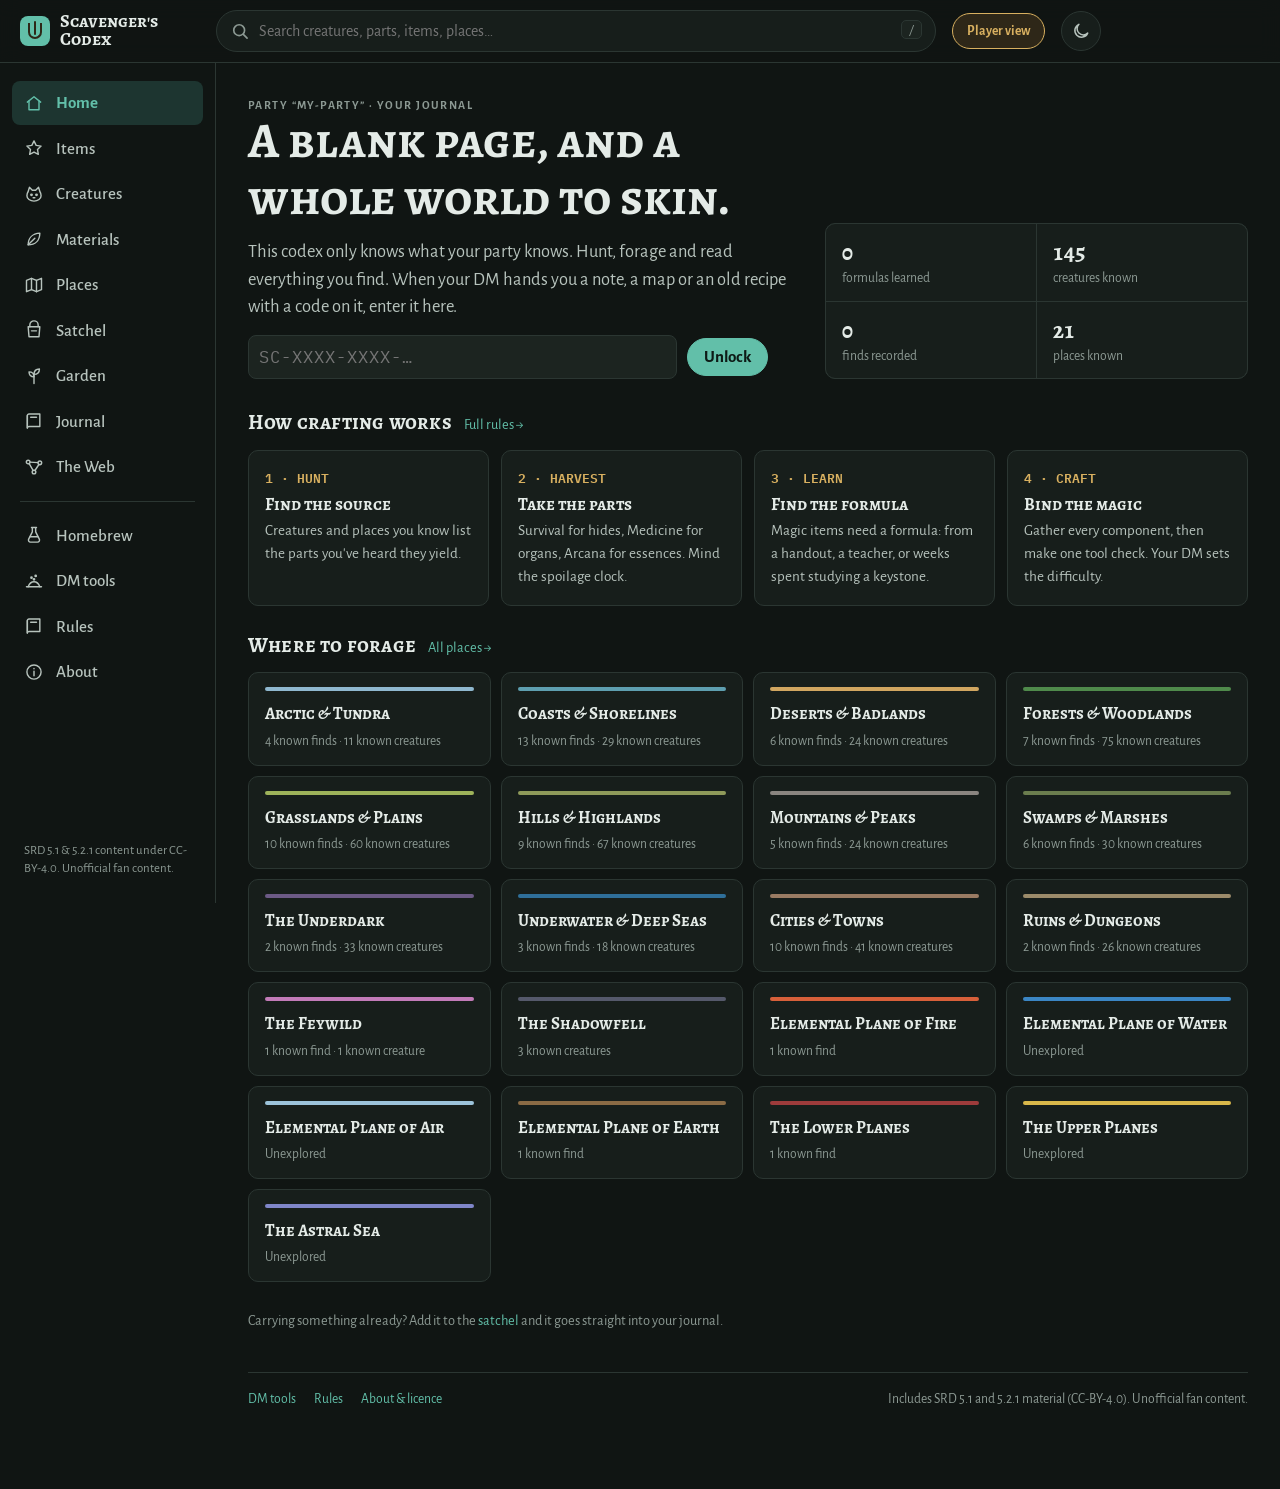
<file: index.html>
<!doctype html>
<html lang="en" data-theme="dark">
<head>
<meta charset="utf-8">
<meta name="viewport" content="width=device-width, initial-scale=1, viewport-fit=cover">
<title>The Scavenger's Codex</title>
<meta name="description" content="A D&D 5e harvesting and crafting handbook: skin, harvest and forage components, then craft magic items.">
<link rel="preconnect" href="https://fonts.googleapis.com">
<link rel="preconnect" href="https://fonts.gstatic.com" crossorigin>
<link rel="stylesheet" href="https://fonts.googleapis.com/css2?family=Alegreya+SC:wght@500;700&family=Alegreya+Sans:ital,wght@0,400;0,500;0,700;1,400&family=IBM+Plex+Mono:wght@400;500&display=swap">
<link rel="stylesheet" href="styles.css">
<link rel="icon" href="data:image/svg+xml,%3Csvg xmlns='http://www.w3.org/2000/svg' viewBox='0 0 32 32'%3E%3Crect width='32' height='32' rx='7' fill='%23245F54'/%3E%3Cpath d='M9 23 L16 7 L23 23 M12 17 H20' stroke='%23F2E2B8' stroke-width='2.6' fill='none' stroke-linecap='round' stroke-linejoin='round'/%3E%3C/svg%3E">
</head>
<body>
<!--APP-->
<div id="app">
  <header class="topbar">
    <a class="brand" href="#/" aria-label="The Scavenger's Codex — home">
      <span class="brand-mark" aria-hidden="true"></span>
      <span class="brand-name">Scavenger's Codex</span>
    </a>
    <div class="search-wrap">
      <svg class="search-ico" viewBox="0 0 24 24" aria-hidden="true"><circle cx="11" cy="11" r="6.5"/><path d="M16 16l4.5 4.5"/></svg>
      <input id="q" type="search" placeholder="Search creatures, parts, items, places…" autocomplete="off" spellcheck="false" aria-label="Search the codex">
      <kbd class="kbd-hint">/</kbd>
      <div id="suggest" class="suggest" role="listbox" hidden></div>
    </div>
    <button id="modeBtn" class="mode-btn" type="button" aria-pressed="false">DM view</button>
    <button id="themeBtn" class="icon-btn" type="button" aria-label="Toggle dark mode" title="Toggle dark mode">
      <svg viewBox="0 0 24 24" aria-hidden="true"><path d="M20 14.5A8 8 0 1 1 9.5 4a6.5 6.5 0 0 0 10.5 10.5z"/></svg>
    </button>
  </header>
  <nav class="sidenav" id="nav" aria-label="Sections"></nav>
  <main id="view" tabindex="-1"><div class="loading">Opening the codex…</div></main>
  <div id="toast" class="toast" role="status" aria-live="polite" hidden></div>
</div>
<!--/APP-->
<script src="rules.js"></script>
<script src="plates.js"></script>
<script src="qrcode.js"></script>
<script src="homebrew.js"></script>
<script src="app.js"></script>
</body>
</html>
</file>
<file: styles.css>
/* The Scavenger's Codex — field-handbook styling */
:root{
  --bg:#EEF1EE; --surface:#FFFFFF; --surface-2:#F5F7F5; --ink:#18221E; --ink-2:#44524B; --muted:#6A7771;
  --line:#D6DDD8; --line-2:#E5EAE6; --accent:#245F54; --accent-ink:#FFFFFF; --accent-soft:#DCEBE6;
  --brass:#9A7424; --brass-soft:#F4EAD2; --danger:#A4372B; --ok:#2C7A4B; --ok-soft:#DDF0E3; --warn:#9A6A10; --warn-soft:#F7ECD3;
  --t-mundane:#7D8580; --t-common:#4E5A63; --t-uncommon:#2E8540; --t-rare:#2A63C4; --t-very-rare:#8043C4; --t-legendary:#C0621A;
  --shadow:0 1px 2px rgba(20,35,30,.06),0 6px 20px rgba(20,35,30,.06);
  --radius:10px; --radius-sm:6px;
  --f-display:"Alegreya SC",Georgia,"Times New Roman",serif;
  --f-body:"Alegreya Sans",system-ui,-apple-system,"Segoe UI",Roboto,sans-serif;
  --f-mono:"IBM Plex Mono",ui-monospace,SFMono-Regular,Menlo,Consolas,monospace;
  --nav-w:216px; --top-h:60px;
  color-scheme:light;
}
@media (prefers-color-scheme:dark){
  :root:not([data-theme="light"]){
    --bg:#101513; --surface:#171E1B; --surface-2:#1C2420; --ink:#E4EBE7; --ink-2:#B7C3BD; --muted:#8C9993;
    --line:#2B3632; --line-2:#232D29; --accent:#62BFA9; --accent-ink:#0D1A16; --accent-soft:#1D3530;
    --brass:#D8B060; --brass-soft:#2E2718; --danger:#E0786B; --ok:#6CCB8E; --ok-soft:#18301F; --warn:#E3B45A; --warn-soft:#30280F;
    --t-mundane:#8E9892; --t-common:#A3AFB8; --t-uncommon:#5CC46E; --t-rare:#6A9CF0; --t-very-rare:#B386F0; --t-legendary:#F09A52;
    --shadow:0 1px 2px rgba(0,0,0,.3),0 8px 24px rgba(0,0,0,.25);
    color-scheme:dark;
  }
}
:root[data-theme="dark"]{
  --bg:#101513; --surface:#171E1B; --surface-2:#1C2420; --ink:#E4EBE7; --ink-2:#B7C3BD; --muted:#8C9993;
  --line:#2B3632; --line-2:#232D29; --accent:#62BFA9; --accent-ink:#0D1A16; --accent-soft:#1D3530;
  --brass:#D8B060; --brass-soft:#2E2718; --danger:#E0786B; --ok:#6CCB8E; --ok-soft:#18301F; --warn:#E3B45A; --warn-soft:#30280F;
  --t-mundane:#8E9892; --t-common:#A3AFB8; --t-uncommon:#5CC46E; --t-rare:#6A9CF0; --t-very-rare:#B386F0; --t-legendary:#F09A52;
  --shadow:0 1px 2px rgba(0,0,0,.3),0 8px 24px rgba(0,0,0,.25);
  color-scheme:dark;
}
*{box-sizing:border-box}
html,body{height:100%}
body{margin:0;background:var(--bg);color:var(--ink);font:17px/1.5 var(--f-body);-webkit-font-smoothing:antialiased}
a{color:var(--accent);text-decoration:none}
a:hover{text-decoration:underline;text-underline-offset:2px}
:focus-visible{outline:2px solid var(--accent);outline-offset:2px;border-radius:4px}
h1,h2,h3{font-family:var(--f-display);font-weight:700;line-height:1.15;text-wrap:balance;margin:0}
h1{font-size:clamp(1.7rem,1.2rem + 2vw,2.35rem)}
h2{font-size:1.3rem;letter-spacing:.01em}
h3{font-size:1.08rem}
p{margin:0}
button,input,select,textarea{font:inherit;color:inherit}
svg{flex:none}
.mono{font-family:var(--f-mono);font-size:.86em;font-variant-numeric:tabular-nums}
.muted{color:var(--muted)}
.small{font-size:.9rem}
.nowrap{white-space:nowrap}

/* ---------- shell ---------- */
#app{display:grid;grid-template-columns:var(--nav-w) minmax(0,1fr);grid-template-rows:auto 1fr;min-height:100%}
.topbar{grid-column:1/-1;position:sticky;top:env(safe-area-inset-top,0px);z-index:30;display:flex;align-items:center;gap:16px;
  padding:10px 20px;background:color-mix(in srgb,var(--bg) 88%,transparent);backdrop-filter:blur(10px);border-bottom:1px solid var(--line)}
.brand{display:flex;align-items:center;gap:10px;color:var(--ink);width:calc(var(--nav-w) - 36px);flex:none}
.brand:hover{text-decoration:none}
.brand-mark{width:30px;height:30px;border-radius:8px;background:var(--accent);position:relative;flex:none}
.brand-mark::after{content:"";position:absolute;inset:7px 8px;border:2.4px solid var(--brass-soft);border-top:none;border-radius:0 0 12px 12px}
.brand-mark::before{content:"";position:absolute;left:14px;top:5px;width:2.4px;height:14px;background:var(--brass-soft);border-radius:2px}
.brand-name{font-family:var(--f-display);font-weight:700;font-size:1.12rem;line-height:1}
.search-wrap{position:relative;flex:1;max-width:720px}
.search-wrap input{width:100%;height:42px;border:1px solid var(--line);background:var(--surface);border-radius:999px;padding:0 44px 0 42px;outline:none;font-size:1rem}
.search-wrap input:focus{border-color:var(--accent);box-shadow:0 0 0 3px var(--accent-soft)}
.search-ico{position:absolute;left:14px;top:11px;width:20px;height:20px;fill:none;stroke:var(--muted);stroke-width:2;stroke-linecap:round}
.kbd-hint{position:absolute;right:14px;top:10px;font:12px var(--f-mono);border:1px solid var(--line);border-radius:5px;padding:1px 6px;color:var(--muted);background:var(--surface-2)}
.search-wrap input:focus ~ .kbd-hint{display:none}
.icon-btn{width:40px;height:40px;border-radius:999px;border:1px solid var(--line);background:var(--surface);display:grid;place-items:center;cursor:pointer;flex:none}
.icon-btn svg{width:20px;height:20px;fill:none;stroke:var(--ink-2);stroke-width:1.8;stroke-linejoin:round}
.suggest{position:absolute;left:0;right:0;top:48px;background:var(--surface);border:1px solid var(--line);border-radius:14px;box-shadow:var(--shadow);overflow:hidden;max-height:70vh;overflow-y:auto}
.sug{display:flex;align-items:center;gap:10px;padding:8px 14px;color:var(--ink);cursor:pointer}
.sug:hover,.sug.on{background:var(--accent-soft);text-decoration:none}
.sug .kind{margin-left:auto;font-size:.78rem;color:var(--muted);text-transform:uppercase;letter-spacing:.06em}
.sug-foot{padding:8px 14px;border-top:1px solid var(--line-2);font-size:.88rem;color:var(--muted)}

.sidenav{position:sticky;top:calc(var(--top-h) + env(safe-area-inset-top,0px));align-self:start;height:calc(100vh - var(--top-h));height:calc(100dvh - var(--top-h));padding:18px 12px;display:flex;flex-direction:column;gap:2px;border-right:1px solid var(--line);overflow-y:auto;overscroll-behavior:contain;scrollbar-width:thin}
/* short screens: the menu scrolls on its own, so the last links and the homebrew list stay reachable */
.sidenav > *{flex-shrink:0}
.navlink{display:flex;align-items:center;gap:12px;padding:9px 12px;border-radius:8px;color:var(--ink-2);font-weight:500}
.navlink svg{width:20px;height:20px;fill:none;stroke:currentColor;stroke-width:1.7;stroke-linecap:round;stroke-linejoin:round}
.navlink:hover{background:var(--surface);text-decoration:none;color:var(--ink)}
.navlink.on{background:var(--accent-soft);color:var(--accent);font-weight:700}
.navlink .badge{margin-left:auto}
.nav-sep{height:1px;background:var(--line);margin:10px 8px}
.nav-foot{margin-top:auto;font-size:.8rem;color:var(--muted);padding:8px 12px;line-height:1.35}

main{min-width:0;padding:28px 32px 80px;outline:none}
.page{max-width:1080px;margin:0 auto;display:flex;flex-direction:column;gap:28px}
.loading{padding:60px;text-align:center;color:var(--muted)}

/* ---------- common bits ---------- */
.badge{display:inline-flex;align-items:center;justify-content:center;min-width:22px;height:22px;padding:0 7px;border-radius:999px;background:var(--accent);color:var(--accent-ink);font:600 12px var(--f-mono)}
.pill{display:inline-flex;align-items:center;gap:6px;height:24px;padding:0 10px;border-radius:999px;font-size:.8rem;font-weight:700;letter-spacing:.02em;border:1px solid currentColor;white-space:nowrap}
.pill::before{content:"";width:7px;height:7px;border-radius:50%;background:currentColor}
.pill svg{width:13px;height:13px;fill:none;stroke:currentColor;stroke-width:2;stroke-linecap:round;stroke-linejoin:round}
.pill:has(svg)::before{display:none}
.t-mundane{color:var(--t-mundane)} .t-common{color:var(--t-common)} .t-uncommon{color:var(--t-uncommon)}
.t-rare{color:var(--t-rare)} .t-very-rare{color:var(--t-very-rare)} .t-legendary{color:var(--t-legendary)}
.chip{display:inline-flex;align-items:center;gap:6px;height:28px;padding:0 11px;border-radius:999px;background:var(--surface);border:1px solid var(--line);color:var(--ink-2);font-size:.88rem;cursor:pointer;white-space:nowrap}
a.chip:hover{text-decoration:none;border-color:var(--accent);color:var(--accent)}
.chip.on{background:var(--accent);border-color:var(--accent);color:var(--accent-ink)}
.chips{display:flex;flex-wrap:wrap;gap:6px}
.btn{display:inline-flex;align-items:center;gap:8px;height:38px;padding:0 16px;border-radius:999px;border:1px solid var(--line);background:var(--surface);color:var(--ink);font-weight:600;cursor:pointer;white-space:nowrap}
.btn:hover{border-color:var(--accent);color:var(--accent);text-decoration:none}
.btn.primary{background:var(--accent);border-color:var(--accent);color:var(--accent-ink)}
.btn.primary:hover{filter:brightness(1.08);color:var(--accent-ink)}
.btn.sm{height:30px;padding:0 12px;font-size:.88rem}
.btn svg{width:16px;height:16px;fill:none;stroke:currentColor;stroke-width:2;stroke-linecap:round;stroke-linejoin:round}
.btn:disabled{opacity:.5;cursor:not-allowed}
.eyebrow{font:600 .74rem var(--f-body);letter-spacing:.12em;text-transform:uppercase;color:var(--muted)}
.section{display:flex;flex-direction:column;gap:14px}
.section-head{display:flex;align-items:baseline;gap:12px;flex-wrap:wrap}
.section-head .count{font:500 .85rem var(--f-mono);color:var(--muted)}
.card{background:var(--surface);border:1px solid var(--line);border-radius:var(--radius)}
.empty{padding:22px;border:1px dashed var(--line);border-radius:var(--radius);color:var(--muted);text-align:center}

/* icons */
.ico{width:34px;height:34px;border-radius:8px;display:grid;place-items:center;background:var(--surface-2);border:1px solid var(--line-2);flex:none}
.ico svg{width:20px;height:20px;fill:none;stroke:currentColor;stroke-width:1.6;stroke-linecap:round;stroke-linejoin:round}
.ico.lg{width:64px;height:64px;border-radius:14px}
.ico.lg svg{width:36px;height:36px;stroke-width:1.4}

/* ---------- lists ---------- */
.list{display:grid;grid-template-columns:repeat(auto-fill,minmax(300px,1fr));gap:8px}
.row{display:flex;align-items:center;gap:12px;padding:10px 12px;background:var(--surface);border:1px solid var(--line);border-radius:var(--radius);color:var(--ink);min-width:0}
.row:hover{border-color:var(--accent);text-decoration:none}
.row .txt{min-width:0;flex:1;display:flex;flex-direction:column}
.row .name{font-weight:700;line-height:1.2;overflow:hidden;text-overflow:ellipsis}
.row .sub{font-size:.84rem;color:var(--muted);white-space:nowrap;overflow:hidden;text-overflow:ellipsis}
.row .right{display:flex;flex-direction:column;align-items:flex-end;gap:4px;flex:none}
.row .add{width:30px;height:30px;border-radius:999px;border:1px solid var(--line);background:var(--surface-2);display:grid;place-items:center;cursor:pointer;color:var(--ink-2)}
.row .add:hover{border-color:var(--accent);color:var(--accent)}
.row .add svg{width:14px;height:14px;fill:none;stroke:currentColor;stroke-width:2.2;stroke-linecap:round}
.more{align-self:center}

/* ---------- filters ---------- */
.filters{display:flex;flex-direction:column;gap:10px;padding:14px;background:var(--surface);border:1px solid var(--line);border-radius:var(--radius)}
.frow{display:flex;gap:10px;align-items:center;flex-wrap:wrap}
.frow > label{font-size:.78rem;font-weight:700;text-transform:uppercase;letter-spacing:.08em;color:var(--muted);min-width:78px}
.select,.textin{height:34px;border:1px solid var(--line);background:var(--surface-2);border-radius:8px;padding:0 10px;max-width:100%}
.textin{min-width:0;flex:1}
.filter-toggle{display:none}

/* ---------- detail header ---------- */
.dhead{display:flex;gap:18px;align-items:flex-start}
.dhead .meta{display:flex;flex-direction:column;gap:8px;min-width:0;flex:1}
.dhead .line{display:flex;flex-wrap:wrap;gap:8px;align-items:center;color:var(--muted);font-size:.92rem}
.dhead .actions{display:flex;gap:8px;flex-wrap:wrap}
.crumbs{font-size:.88rem;color:var(--muted);display:flex;gap:6px;flex-wrap:wrap}
.crumbs a{color:var(--muted)}
.lede{font-size:1.1rem;color:var(--ink-2);max-width:68ch}
.effect{font-size:1.06rem;max-width:70ch;padding:14px 18px;border-left:3px solid var(--brass);background:var(--brass-soft);border-radius:0 var(--radius-sm) var(--radius-sm) 0}
.facts{display:grid;grid-template-columns:repeat(auto-fit,minmax(140px,1fr));gap:0;background:var(--surface);border:1px solid var(--line);border-radius:var(--radius);overflow:hidden}
.fact{background:var(--surface);box-shadow:0 0 0 .5px var(--line);padding:10px 14px;display:flex;flex-direction:column;gap:2px}
.fact .k{font-size:.72rem;font-weight:700;letter-spacing:.1em;text-transform:uppercase;color:var(--muted)}
.fact .v{font-weight:600}

/* ---------- recipe card ---------- */
.recipe{background:var(--surface);border:1px solid var(--line);border-radius:14px;padding:18px;display:flex;flex-direction:column;gap:16px}
.recipe-top{display:flex;align-items:center;gap:12px;flex-wrap:wrap}
.recipe-top .have{margin-left:auto}
.bench{display:grid;grid-template-columns:minmax(0,1fr) auto 150px;gap:18px;align-items:center}
.slots{display:flex;flex-direction:column;gap:12px}
.role-grp{display:flex;flex-direction:column;gap:6px}
.role-lbl{font-size:.72rem;font-weight:700;letter-spacing:.12em;text-transform:uppercase;color:var(--muted);display:flex;gap:8px;align-items:center}
.role-lbl.keystone{color:var(--brass)}
.role-tiles{display:flex;flex-wrap:wrap;gap:8px}
.tile{position:relative;display:flex;align-items:center;gap:10px;padding:8px 12px 8px 8px;border-radius:10px;background:var(--surface-2);border:1.5px solid var(--line);min-width:0;max-width:100%;color:var(--ink)}
a.tile:hover{border-color:var(--accent);text-decoration:none}
.tile.key{border-color:var(--brass);background:var(--brass-soft)}
.tile .q{font:600 .82rem var(--f-mono);color:var(--muted)}
.tile .tn{font-weight:600;line-height:1.2}
.tile .ts{font-size:.78rem;color:var(--muted)}
.tile .tx{display:flex;flex-direction:column;min-width:0}
.tile.has::after{content:"";position:absolute;top:-7px;right:-7px;width:18px;height:18px;border-radius:50%;background:var(--ok) url("data:image/svg+xml,%3Csvg xmlns='http://www.w3.org/2000/svg' viewBox='0 0 16 16'%3E%3Cpath d='M4 8.5l2.5 2.5L12 5.5' stroke='white' stroke-width='2' fill='none' stroke-linecap='round'/%3E%3C/svg%3E") center/14px no-repeat;border:2px solid var(--surface)}
.tile.part::after{content:"";position:absolute;top:-7px;right:-7px;width:18px;height:18px;border-radius:50%;background:var(--warn);border:2px solid var(--surface)}
.tile.slot-any{border-style:dashed;cursor:pointer}
.tile.slot-any .tn::after{content:" ▾";color:var(--muted);font-size:.8em}
.options{display:none;flex-basis:100%;background:var(--surface-2);border:1px solid var(--line-2);border-radius:10px;padding:10px;gap:6px;flex-wrap:wrap}
.options.open{display:flex}
.options .chip{height:26px;font-size:.83rem}
.arrow{width:44px;height:44px;display:grid;place-items:center;color:var(--muted)}
.arrow svg{width:36px;height:36px;fill:none;stroke:currentColor;stroke-width:1.6;stroke-linecap:round;stroke-linejoin:round}
.result{display:flex;flex-direction:column;align-items:center;gap:8px;text-align:center;padding:14px 10px;border-radius:12px;border:2px solid currentColor;background:var(--surface-2)}
.result .rn{font-weight:700;color:var(--ink);line-height:1.2;font-size:.95rem}
.result .ico{color:inherit}
.rmeta{display:flex;flex-wrap:wrap;gap:8px 18px;font-size:.92rem;color:var(--ink-2);padding-top:14px;border-top:1px solid var(--line-2)}
.rmeta b{font-weight:700;color:var(--ink)}
.lore{font-style:italic;color:var(--ink-2);max-width:72ch}
.lore::before{content:"Crafter's note — ";font-style:normal;font-weight:700;color:var(--brass)}

/* ---------- tables ---------- */
.tbl-wrap{overflow-x:auto;border:1px solid var(--line);border-radius:var(--radius);background:var(--surface)}
table{width:100%;border-collapse:collapse;font-size:.95rem}
th{font-size:.72rem;letter-spacing:.1em;text-transform:uppercase;color:var(--muted);text-align:left;padding:10px 14px;border-bottom:1px solid var(--line);white-space:nowrap}
td{padding:10px 14px;border-bottom:1px solid var(--line-2);vertical-align:top}
tr:last-child td{border-bottom:none}
td .note{font-size:.86rem;color:var(--muted);margin-top:2px}
.cell-part{display:flex;gap:10px;align-items:center;min-width:180px}

/* ---------- home ---------- */
.hero{display:grid;grid-template-columns:minmax(0,1.3fr) minmax(0,1fr);gap:28px;align-items:end;padding:8px 0 4px}
.hero h1{font-size:clamp(2rem,1.3rem + 3vw,3.1rem)}
.hero p{font-size:1.15rem;color:var(--ink-2);max-width:56ch;margin-top:12px}
.stats{display:grid;grid-template-columns:repeat(2,1fr);gap:1px;background:var(--line);border:1px solid var(--line);border-radius:var(--radius);overflow:hidden}
.stat{background:var(--surface);padding:12px 16px}
.stat .n{font:700 1.5rem var(--f-display);font-variant-numeric:tabular-nums}
.stat .l{font-size:.85rem;color:var(--muted)}
.steps{display:grid;grid-template-columns:repeat(4,minmax(0,1fr));gap:12px}
.step{padding:16px;background:var(--surface);border:1px solid var(--line);border-radius:var(--radius);display:flex;flex-direction:column;gap:6px}
.step .no{font:600 .8rem var(--f-mono);color:var(--brass)}
.step p{font-size:.95rem;color:var(--ink-2)}
.feature{display:grid;grid-template-columns:repeat(auto-fill,minmax(240px,1fr));gap:10px}
.fcard{padding:14px;background:var(--surface);border:1px solid var(--line);border-radius:var(--radius);color:var(--ink);display:flex;flex-direction:column;gap:8px}
.fcard:hover{border-color:var(--accent);text-decoration:none}
.fcard .fx{font-size:.9rem;color:var(--muted)}
.envgrid{display:grid;grid-template-columns:repeat(auto-fill,minmax(200px,1fr));gap:10px}
.envcard{padding:14px 16px;background:var(--surface);border:1px solid var(--line);border-radius:var(--radius);color:var(--ink);display:flex;flex-direction:column;gap:4px}
.envcard:hover{border-color:var(--accent);text-decoration:none}
.envcard .en{font-family:var(--f-display);font-weight:700;font-size:1.05rem}
.envcard .ec{font-size:.84rem;color:var(--muted)}
.envcard .band{height:4px;border-radius:2px;margin-bottom:6px}

/* ---------- satchel ---------- */
.sat-grid{display:grid;grid-template-columns:minmax(0,1fr) minmax(0,1.25fr);gap:24px;align-items:start}
.sat-list{display:flex;flex-direction:column;gap:6px}
.sat-row{display:flex;align-items:center;gap:10px;padding:8px 10px;background:var(--surface);border:1px solid var(--line);border-radius:var(--radius)}
.sat-row .txt{flex:1 1 140px;min-width:0}
.sat-row{flex-wrap:wrap;row-gap:6px}
.sat-row .name{font-weight:700;display:block;overflow:hidden;text-overflow:ellipsis;white-space:nowrap;color:var(--ink)}
.stepper{display:flex;align-items:center;border:1px solid var(--line);border-radius:999px;overflow:hidden;flex:none}
.stepper button{width:30px;height:30px;border:none;background:var(--surface-2);cursor:pointer;font-weight:700}
.stepper button:hover{background:var(--accent-soft)}
.stepper input{width:40px;height:30px;border:none;text-align:center;background:var(--surface);font:500 .9rem var(--f-mono);-moz-appearance:textfield}
.stepper input::-webkit-inner-spin-button{-webkit-appearance:none}
.addbox{position:relative}
.addbox .suggest{top:40px}
.tabs{display:flex;gap:4px;border-bottom:1px solid var(--line);overflow-x:auto}
.tab{padding:10px 14px;border:none;background:none;cursor:pointer;color:var(--muted);font-weight:600;border-bottom:2px solid transparent;white-space:nowrap}
.tab.on{color:var(--accent);border-bottom-color:var(--accent)}
.craft-row{display:flex;flex-direction:column;gap:8px;padding:12px;background:var(--surface);border:1px solid var(--line);border-radius:var(--radius)}
.craft-row .top{display:flex;align-items:center;gap:10px}
.craft-row .top .txt{flex:1;min-width:0}
.craft-row .miss{font-size:.88rem;color:var(--warn)}
.meter{height:6px;border-radius:3px;background:var(--line-2);overflow:hidden}
.meter i{display:block;height:100%;background:var(--ok);border-radius:3px}
.meter.part i{background:var(--warn)}
textarea.io{width:100%;min-height:110px;border:1px solid var(--line);border-radius:8px;background:var(--surface-2);padding:10px;font:.82rem var(--f-mono)}

/* ---------- rules prose ---------- */
.prose{max-width:74ch;display:flex;flex-direction:column;gap:14px}
.prose h2{margin-top:18px}
.prose h3{margin-top:6px}
.prose ul,.prose ol{margin:0;padding-left:1.3em;display:flex;flex-direction:column;gap:6px}
.prose table{font-size:.93rem}
.callout{padding:14px 18px;border-radius:var(--radius);background:var(--accent-soft);border:1px solid color-mix(in srgb,var(--accent) 25%,transparent)}
.toc{display:flex;flex-wrap:wrap;gap:6px}

.toast{position:fixed;left:50%;bottom:calc(24px + env(safe-area-inset-bottom,0px));transform:translateX(-50%);background:var(--ink);color:var(--bg);padding:10px 18px;border-radius:999px;font-weight:600;box-shadow:var(--shadow);z-index:60;max-width:calc(100% - 32px)}

/* ---------- responsive ---------- */
@media (max-width:1060px){
  .bench{grid-template-columns:minmax(0,1fr)}
  .arrow{transform:rotate(90deg);justify-self:center}
  .result{flex-direction:row;justify-self:start;text-align:left;padding:10px 16px}
  .sat-grid{grid-template-columns:minmax(0,1fr)}
}
@media (max-width:820px){
  :root{--top-h:56px}
  body{font-size:16px}
  #app{grid-template-columns:minmax(0,1fr)}
  .topbar{padding:8px 16px;gap:10px}
  .brand{width:auto}
  .brand-name{display:none}
  .kbd-hint{display:none}
  .sidenav{position:fixed;top:auto;bottom:0;left:0;right:0;height:auto;z-index:40;flex-direction:row;justify-content:space-around;overflow-y:visible;overflow-x:auto;padding:6px 4px calc(6px + env(safe-area-inset-bottom,0px));background:var(--surface);border-right:none;border-top:1px solid var(--line);gap:0}
  .navlink{flex-direction:column;gap:2px;padding:6px 4px;font-size:.7rem;flex:1 0 auto;min-width:64px;position:relative}
  .navlink span.lbl{white-space:nowrap}
  .navlink .badge{position:absolute;top:0;left:calc(50% + 6px);margin:0;height:17px;min-width:17px;font-size:10px;padding:0 4px}
  /* every page stays reachable on a phone: the bar scrolls sideways when it doesn't fit */
  .sidenav{justify-content:flex-start;scrollbar-width:none}
  .sidenav::-webkit-scrollbar{display:none}
  .nav-sep,.nav-foot{display:none}
  main{padding:20px 16px calc(96px + env(safe-area-inset-bottom,0px))}
  .page{gap:22px}
  .hero{grid-template-columns:minmax(0,1fr)}
  .steps{grid-template-columns:repeat(2,minmax(0,1fr))}
  .list{grid-template-columns:minmax(0,1fr)}
  .dhead{gap:14px}
  .ico.lg{width:52px;height:52px}
  .filters .frow.opt{display:none}
  .filters.open .frow.opt{display:flex}
  .filter-toggle{display:inline-flex}
  .frow > label{min-width:0;width:100%}
  .filters .frow > .textin{flex:1 1 100%}
  .filters .select{flex:1 1 auto}
  .toast{bottom:calc(84px + env(safe-area-inset-bottom,0px))}
}
@media (max-width:460px){ .steps{grid-template-columns:minmax(0,1fr)} }
@media (prefers-reduced-motion:no-preference){
  .row,.tile,.btn,.chip,.fcard,.envcard{transition:border-color .15s,background-color .15s,color .15s}
}

/* ---------- v1.1 additions ---------- */
.btn.on-goal{background:var(--brass-soft);border-color:var(--brass);color:var(--brass)}
.bd-grid{display:grid;grid-template-columns:minmax(0,1fr) minmax(0,1.1fr);gap:14px;align-items:start}
.bd-tree{padding:12px 14px;overflow-x:auto}
.tree,.tree ul{list-style:none;margin:0;padding-left:0;display:flex;flex-direction:column;gap:4px}
.tree ul{padding-left:18px;border-left:1px dashed var(--line);margin:4px 0 4px 6px}
.tree summary{cursor:pointer;list-style-position:outside}
.tree li{line-height:1.35}
.roller{padding:16px 18px}
.skill-in{display:flex;align-items:center;gap:6px;font-weight:600;font-size:.92rem}
.skill-in input{width:64px;flex:none}
.foot{max-width:1080px;margin:40px auto 0;padding-top:16px;border-top:1px solid var(--line);display:flex;flex-wrap:wrap;gap:8px 18px;font-size:.85rem;color:var(--muted)}
.foot span{margin-left:auto}
.craft-row.goal{border-color:color-mix(in srgb,var(--brass) 45%,var(--line))}
@media (max-width:1060px){ .bd-grid{grid-template-columns:minmax(0,1fr)} }
@media (max-width:820px){ .foot span{margin-left:0} }
.roller .frow > label{text-transform:none;letter-spacing:0;font-size:.92rem;color:var(--ink-2);min-width:0;width:auto;font-weight:600}
.roller td{padding:8px 10px}
.note.hazard{color:var(--danger)}
.guard{display:flex;gap:6px;align-items:flex-start;margin-top:6px;padding:6px 8px;border-radius:6px;background:var(--warn-soft);color:var(--ink-2);font-size:.84rem}
.guard svg{width:15px;height:15px;fill:none;stroke:var(--warn);stroke-width:2;margin-top:2px}

/* ---------- v1.3: party, player view, DM tools ---------- */
.mode-btn{height:36px;padding:0 14px;border-radius:999px;border:1px solid var(--line);background:var(--surface);color:var(--ink-2);font-weight:700;font-size:.85rem;cursor:pointer;white-space:nowrap;flex:none}
.mode-btn.player{background:var(--brass-soft);border-color:var(--brass);color:var(--brass)}
.party-card{padding:12px 14px;display:flex;flex-direction:column;gap:10px}
.plog{list-style:none;margin:0;padding:0;display:flex;flex-direction:column;gap:6px;font-size:.9rem}
.plog li{display:flex;gap:10px;flex-wrap:wrap}
.recipe.locked{border-style:dashed;background:var(--surface-2)}
.fc-result{margin-top:12px;padding:12px 14px;border-radius:10px;background:var(--surface-2);border:1px solid var(--line-2);display:flex;flex-direction:column;gap:6px}
.guard.enc{background:var(--accent-soft)}
.guard.enc svg{stroke:var(--accent)}
.sat-row .btn.sm{height:28px;padding:0 10px;font-size:.8rem}
@media (max-width:820px){ .mode-btn{padding:0 10px;font-size:.78rem} .sat-row{flex-wrap:wrap} .sat-row .txt{flex-basis:calc(100% - 50px)} }
.hman td{vertical-align:middle}
.hman .hres{min-width:190px}
.autoroll{margin-top:10px}
.autoroll summary{cursor:pointer;font-weight:600;color:var(--accent)}
@media (max-width:820px){
  .roller .tbl-wrap{overflow:visible;border:none;background:none}
  .hman thead{display:none}
  .hman,.hman tbody{display:block;width:100%}
  .hman tr{display:grid;grid-template-columns:repeat(3,minmax(0,1fr));gap:8px 10px;padding:12px;margin-bottom:8px;border:1px solid var(--line);border-radius:var(--radius);background:var(--surface)}
  .hman td{display:block;padding:0;border:none;min-width:0}
  .hman td:nth-child(1),.hman td:nth-child(2){grid-column:1/-1}
  .hman td:nth-child(2){margin-top:-6px;color:var(--ink-2)}
  .hman td:nth-child(3)::before,.hman td:nth-child(4)::before,.hman td:nth-child(5)::before{display:block;font-size:.7rem;font-weight:700;letter-spacing:.08em;text-transform:uppercase;color:var(--muted);margin-bottom:3px}
  .hman td:nth-child(3)::before{content:"Harvester"}
  .hman td:nth-child(4)::before{content:"Total"}
  .hman td:nth-child(5)::before{content:"Yield"}
  .hman input.textin{width:100%!important}
  .hman .hres{min-width:0}
}

/* ---------- v1.5: plates, discovery, journal ---------- */
.dhero{display:grid;grid-template-columns:minmax(0,1fr) minmax(220px,340px);gap:24px;align-items:start}
.plate{position:relative;margin:0;border-radius:12px;overflow:hidden;background:var(--surface-2);box-shadow:var(--shadow);line-height:0}
.plate svg{display:block;width:100%;height:auto}
.plate .plate-img{position:absolute;inset:0;width:100%;height:100%;object-fit:cover;opacity:0;transition:opacity .3s}
.plate.has-img .plate-img{opacity:1}
.plate figcaption{position:absolute;left:0;right:0;bottom:0;padding:4px 8px;font:11px/1.3 var(--f-body);color:#fff;background:linear-gradient(transparent,rgba(0,0,0,.55))}
.plate.banner{max-height:240px}
.plate.banner svg{margin-top:-6%}
.plate.fog{filter:grayscale(1) blur(1.5px);opacity:.55;max-width:320px}
.undisc-card{display:grid;grid-template-columns:minmax(0,320px) minmax(0,1fr);gap:24px;align-items:center;padding:24px}
.undisc-card .meta{display:flex;flex-direction:column;gap:12px}
.unknown{font-style:italic;color:var(--muted)}
.undisc{font-style:italic}
.handout{display:flex;flex-direction:column;gap:10px;padding:16px;border:1px dashed var(--brass);border-radius:var(--radius);background:var(--surface)}
.handout-paper{padding:16px 18px;border-radius:8px;background:var(--brass-soft);border:1px solid color-mix(in srgb,var(--brass) 35%,transparent);display:flex;flex-direction:column;gap:8px}
.handout-text{font-family:var(--f-display);font-size:1.05rem;line-height:1.35}
.code{font-size:1.05rem;letter-spacing:.08em;color:var(--ink);word-break:break-all}
.modal{position:fixed;inset:0;z-index:80;background:color-mix(in srgb,var(--ink) 45%,transparent);display:grid;place-items:center;padding:16px}
.modal-card{width:min(520px,100%);max-height:86vh;overflow:auto;background:var(--surface);border:1px solid var(--line);border-radius:14px;box-shadow:var(--shadow);padding:22px;display:flex;flex-direction:column;gap:12px}
.purse{padding:14px 16px;display:flex;flex-direction:column;gap:10px;margin-bottom:14px}
.purse-h{display:flex;align-items:center;gap:12px}
.purse-h svg{width:30px;height:30px;fill:none;stroke:var(--brass);stroke-width:1.7;flex:none}
.purse-h div{display:flex;flex-direction:column}
.purse-amt{font:700 1.25rem var(--f-mono);color:var(--ink)}
.sell-tbl td:last-child{text-align:right}
.reveal h2{font-size:1.6rem}
.rv-sec{display:flex;flex-direction:column;gap:6px}
@media (prefers-reduced-motion:no-preference){
  .chip.rv{animation:rvIn .45s both}
  @keyframes rvIn{from{opacity:0;transform:translateY(6px) scale(.96)}to{opacity:1;transform:none}}
  .flash{animation:flash .5s}
  @keyframes flash{0%{background:var(--accent-soft)}100%{background:var(--surface-2)}}
}
.research{display:flex;flex-direction:column;gap:10px;padding:14px;border-radius:10px;background:var(--surface);border:1px solid var(--line-2)}
.boxes{display:flex;gap:6px;flex-wrap:wrap}
.box{width:22px;height:22px;border-radius:5px;border:1.5px solid var(--brass);background:var(--surface-2)}
.box.on{background:var(--brass)}
.yield-in{display:flex;gap:6px;align-items:center}
.btn.die{height:30px;padding:0 8px;gap:5px}
.btn.die svg{width:15px;height:15px}
.roller-sum{display:flex;align-items:baseline;gap:12px;flex-wrap:wrap;cursor:pointer;list-style:none}
.roller-sum::-webkit-details-marker{display:none}

.codebox{display:flex;flex-direction:column;gap:8px}
.codebox .textin{flex:1}
@media (max-width:1060px){ .dhero{grid-template-columns:minmax(0,1fr)} .dhero .plate{max-width:420px} }
@media (max-width:820px){
  .undisc-card{grid-template-columns:minmax(0,1fr)}
  .hman td:nth-child(3)::before{content:"Total"}
  .hman td:nth-child(4)::before{content:"Yield"}
  .hman td:nth-child(5)::before{content:none}
  .hman td:nth-child(5){grid-column:1/-1}
  .hman td:nth-child(6){grid-column:auto}
  .hman tr{grid-template-columns:repeat(2,minmax(0,1fr))}
  .yield-in .textin{width:100%!important}
}
.yield-in .textin{flex:0 0 72px;width:72px!important}
@media (max-width:820px){ .yield-in .textin{flex:1 1 auto;width:100%!important} }
@media (max-width:820px){
  .ptable thead{display:none}
  .ptable,.ptable tbody{display:block;width:100%}
  .tbl-wrap:has(.ptable){overflow:visible;border:none;background:none}
  .ptable tr{display:grid;grid-template-columns:repeat(3,minmax(0,1fr)) auto;gap:6px 10px;padding:12px;margin-bottom:8px;border:1px solid var(--line);border-radius:var(--radius);background:var(--surface)}
  .ptable td{display:block;padding:0;border:none;min-width:0}
  .ptable td:nth-child(1){grid-column:1/4}
  .ptable td:nth-child(6){grid-column:4;grid-row:1}
  .ptable td:nth-child(5){grid-column:1/-1}
  .ptable td:nth-child(2)::before,.ptable td:nth-child(3)::before,.ptable td:nth-child(4)::before{display:block;font-size:.68rem;font-weight:700;letter-spacing:.08em;text-transform:uppercase;color:var(--muted);font-family:var(--f-body)}
  .ptable td:nth-child(2)::before{content:"Yield"}
  .ptable td:nth-child(3)::before{content:"Check"}
  .ptable td:nth-child(4)::before{content:"Keeps"}
}
@media (max-width:820px){
  .ptable tr{grid-template-columns:minmax(0,.7fr) minmax(0,1.4fr) minmax(0,1fr) auto}
  .ptable td{white-space:normal!important}
}
.yield-fixed{display:flex;align-items:baseline;gap:6px;padding-top:6px}

/* player-view knowledge levels */
.chip.heard{border-style:dashed;opacity:.85}
.threat{font-style:italic;color:var(--muted)}
.hero .codebox{margin-top:14px;max-width:520px}

/* party clock, spoilage, workbench */
.clockbar{display:flex;flex-wrap:wrap;align-items:center;gap:10px 18px;padding:12px 16px;margin:0 0 16px}
.clockbar b.mono{font-size:1.1rem}
.spoil-row{display:flex;flex-wrap:wrap;align-items:center;gap:6px;margin-top:4px}
.spoil-row .btn{min-height:28px;padding:2px 10px}

/* print sheet */
.hcards{display:grid;grid-template-columns:repeat(auto-fill,minmax(280px,1fr));gap:14px;margin-top:16px}
.hcard{position:relative;border:2px dashed var(--line);border-radius:10px;padding:18px 18px 14px;background:var(--card);break-inside:avoid;page-break-inside:avoid}
.hc-text{font-family:"Alegreya SC",Georgia,serif;font-size:1.05rem;line-height:1.4;margin:8px 0 12px}
.hc-code{font-size:1.15rem;letter-spacing:.08em;font-weight:500;padding:8px 10px;border:1px solid var(--line);border-radius:6px;text-align:center}
.hc-foot{font-size:.78rem;color:var(--muted);margin-top:8px;text-align:center}
.hc-x{position:absolute;top:8px;right:8px}
.handout-text[contenteditable]{outline:none;border-radius:4px;cursor:text}
.handout-text[contenteditable]:focus{box-shadow:0 0 0 2px var(--accent)}
@media print{
  .topbar,.sidenav,.foot,.noprint,#toast,.modal{display:none!important}
  #app{display:block!important}
  main{padding:0!important;margin:0!important}
  body{background:#fff!important;color:#000!important}
  .hcards{grid-template-columns:repeat(2,1fr);gap:10mm}
  .hcard{background:#fff;border-color:#888;color:#000}
}

/* ---------- collapsible sections ---------- */
details.fold,details.rule-sec{display:block}
.fold-sum{cursor:pointer;list-style:none;user-select:none;border-radius:8px}
.fold-sum::-webkit-details-marker{display:none}
.fold-sum:focus-visible{outline:2px solid var(--accent);outline-offset:3px}
.fold-sum .chev{display:inline-block;width:.7em;flex:none;color:var(--muted);transition:transform .15s;align-self:center}
.fold-sum .chev::before{content:"";display:block;width:.45em;height:.45em;border-right:2px solid currentColor;border-bottom:2px solid currentColor;transform:rotate(-45deg)}
details[open] > .fold-sum .chev{transform:rotate(90deg)}
.fold-sum:hover h2,.fold-sum:hover h3{color:var(--accent)}
details.fold:not([open]) > .fold-sum{padding-bottom:10px;border-bottom:1px solid var(--line)}
.fold-body{display:flex;flex-direction:column;gap:14px;margin-top:14px}
.fold-note{margin-left:auto}
details.recipe > * + *{margin-top:16px}
details.recipe:not([open]){padding-bottom:18px}
details.card.fold{padding:16px 18px}
details.card.fold .fold-body{margin-top:10px}
.rule-sec{border-bottom:1px solid var(--line);padding:4px 0}
.rule-sec > .fold-sum{display:flex;align-items:center;gap:10px}
.rule-sec > .fold-sum h2{margin:10px 0}
.rule-sec[open]{padding-bottom:14px}

/* ---------- entry header: text beside the picture ---------- */
.dhero{grid-template-areas:"head fig" "body fig";grid-template-rows:auto 1fr;row-gap:16px}
.dhero > .dhead{grid-area:head}
.dhero > .plate{grid-area:fig}
.dhero > .dbody{grid-area:body;display:flex;flex-direction:column;gap:14px;min-width:0}
.dbody .chips{align-items:center}
@media (max-width:1060px){ .dhero{grid-template-areas:"head" "fig" "body";grid-template-rows:auto} }

/* ---------- garden ---------- */
.beds{display:grid;grid-template-columns:repeat(auto-fill,minmax(280px,1fr));gap:14px}
.bed{padding:14px 16px;display:flex;flex-direction:column;gap:10px;border-top:4px solid var(--t-common)}
.bed-greenhouse{border-top-color:var(--t-uncommon)} .bed-cellar{border-top-color:var(--t-very-rare)} .bed-grove{border-top-color:var(--t-rare)}
.bed-head{display:flex;justify-content:space-between;align-items:baseline;gap:8px}
.bed-plant{display:flex;gap:10px;align-items:center}
.bed-plant .txt{display:flex;flex-direction:column;flex:1;min-width:0}
.tend{background:var(--brass-soft);border-radius:8px;padding:10px;display:flex;flex-direction:column;gap:8px}
.bed-last{margin:0;padding-top:8px;border-top:1px dashed var(--line);color:var(--ink-2)}
.sitegrid{display:grid;grid-template-columns:repeat(auto-fill,minmax(200px,1fr));gap:12px}
.site{padding:14px;display:flex;flex-direction:column;gap:6px}
.site .btn{align-self:flex-start;margin-top:auto}

/* ---------- handout cards (collectible style) ---------- */
.print-only{display:none}
.cards-screen{display:grid;grid-template-columns:repeat(auto-fill,minmax(250px,1fr));gap:22px;justify-items:center;margin-top:12px}
.tcard{position:relative;width:250px;height:349px;perspective:1200px;cursor:pointer;font-size:12.4px;outline:none}
.tcard:focus-visible .tc-face{box-shadow:0 0 0 3px var(--accent)}
.tc-flip{position:relative;width:100%;height:100%;transition:transform .6s cubic-bezier(.3,.7,.3,1);transform-style:preserve-3d}
.tcard.flipped .tc-flip{transform:rotateY(180deg)}
.tc-face{position:absolute;inset:0;backface-visibility:hidden;-webkit-backface-visibility:hidden;border-radius:4.5% / 3.2%;padding:.75em;box-shadow:0 6px 18px rgba(0,0,0,.18);
  --tc:var(--t-common);background:linear-gradient(150deg,color-mix(in srgb,var(--tc) 85%,#fff) 0%,var(--tc) 55%,color-mix(in srgb,var(--tc) 70%,#000) 100%)}
.tc-back{transform:rotateY(180deg)}
.tc-face.t-mundane{--tc:#8a8f86} .tc-face.t-common{--tc:#6b7a86} .tc-face.t-uncommon{--tc:#3f8f4f} .tc-face.t-rare{--tc:#2f66b8} .tc-face.t-very-rare{--tc:#7a47b5} .tc-face.t-legendary{--tc:#c26a1f}
.tc-inner{height:100%;border-radius:3.5% / 2.5%;display:flex;flex-direction:column;gap:.45em;padding:.6em .65em;overflow:hidden;color:#1d1a14;
  background:#f6efdc;background-image:radial-gradient(circle at 20% 0%,rgba(255,255,255,.7),transparent 60%);box-shadow:inset 0 0 0 1px rgba(0,0,0,.18)}
.k-F .tc-inner{background-color:#f5ead0} .k-C .tc-inner{background-color:#f3e3da} .k-P .tc-inner{background-color:#e4eedc} .k-M .tc-inner{background-color:#e3ece9} .k-I .tc-inner{background-color:#e6e7f1}
.tc-top{flex:none;display:flex;align-items:baseline;justify-content:space-between;gap:.5em}
.tc-name{font:700 1.28em/1.1 "Alegreya SC",Georgia,serif;letter-spacing:.01em}
.tc-badge{font-size:.78em;font-weight:700;white-space:nowrap;color:var(--tc);text-transform:uppercase;letter-spacing:.05em}
.tc-art{flex:none;border:.25em solid color-mix(in srgb,var(--tc) 55%,#d8c9a0);border-radius:.3em;overflow:hidden;line-height:0;background:#ddd;box-shadow:0 2px 4px rgba(0,0,0,.25)}
.tc-art svg{width:100%;height:auto;display:block}
.tc-type{flex:none;font-size:.82em;font-style:italic;background:color-mix(in srgb,var(--tc) 22%,#fff);border-radius:1em;padding:.15em .7em;align-self:stretch;white-space:nowrap;overflow:hidden;text-overflow:ellipsis}
.tc-kind{font-style:normal;font-weight:700;text-transform:uppercase;letter-spacing:.06em;margin-right:.3em}
.tc-text{flex:none;font-size:.9em;line-height:1.32;max-height:5.28em;display:-webkit-box;-webkit-line-clamp:4;-webkit-box-orient:vertical;overflow:hidden}
.tc-list{flex:none;font-size:.8em;line-height:1.3;max-height:2.95em;border-top:1px solid rgba(0,0,0,.15);padding-top:.35em;display:-webkit-box;-webkit-line-clamp:2;-webkit-box-orient:vertical;overflow:hidden}
.tc-foot{margin-top:auto;display:flex;justify-content:space-between;font-size:.7em;opacity:.75;gap:.5em}
.tc-back .tc-inner{align-items:center;text-align:center;justify-content:center;gap:.8em;background:
  repeating-linear-gradient(45deg,rgba(0,0,0,.035) 0 6px,transparent 6px 12px),#f3ead4}
.tc-emblem{width:42%;color:var(--tc)}
.tc-note{font:1.02em/1.4 "Alegreya SC",Georgia,serif;margin:0;padding:0 .3em;outline:none;border-radius:4px}
.tc-note[contenteditable]:focus{box-shadow:0 0 0 2px var(--tc);background:rgba(255,255,255,.6)}
.tc-code{font-size:1.25em;letter-spacing:.1em;font-weight:600;background:#fff;border:1px solid rgba(0,0,0,.2);border-radius:.3em;padding:.35em .7em}
.tc-foot-c{margin-top:0;justify-content:center}
.tc-x{position:absolute;top:-10px;right:-10px;border-radius:50%;width:30px;height:30px;padding:0;z-index:2}
@media print{
  @page{size:A4;margin:8mm}
  .print-only{display:block}
  .cards-screen{display:none!important}
  .psheet{display:grid;grid-template-columns:repeat(3,63mm);grid-auto-rows:88mm;gap:0;justify-content:center;page-break-after:always;break-after:page}
  .psheet.fold{grid-template-columns:repeat(2,63mm)}
  .pcard{width:63mm;height:88mm;position:relative;font-size:3.1mm;outline:.2mm dashed #999;outline-offset:-.1mm}
  .pcard .tc-face{position:absolute;inset:0;transform:none;box-shadow:none;-webkit-print-color-adjust:exact;print-color-adjust:exact;border-radius:3mm}
  .pcard .tc-inner{-webkit-print-color-adjust:exact;print-color-adjust:exact}
}
@media print{.pcard:empty{outline:none}}

.roller-sum{align-items:center}

/* facts under the picture, full width */
.dhero{grid-template-areas:"head fig" "body fig" "facts facts"}
.dhero > .dfacts{grid-area:facts;display:flex;flex-direction:column;gap:12px;min-width:0}
@media (max-width:1060px){ .dhero{grid-template-areas:"head" "fig" "body" "facts"} }
.bed-tags{gap:6px}
.bed-log summary{cursor:pointer;color:var(--muted)}
.bed-log ol{margin:6px 0 0;padding-left:1.3em;display:flex;flex-direction:column;gap:4px}
.spoil-toggle{display:flex;gap:6px;align-items:center}
.trader-card{padding:14px 18px;border-left:4px solid var(--brass)}
tr.tsec th{background:var(--surface-2);font-size:.72rem;letter-spacing:.1em;text-transform:uppercase;color:var(--muted);text-align:left;padding:8px 12px}
.trader-blurb{margin:6px 0;font-style:italic;font-size:1.02rem;color:var(--ink-2)}

/* QR codes & links */
.qr{display:block;width:100%;height:auto;image-rendering:pixelated}
.handout-paper{display:flex;gap:18px;align-items:center;flex-wrap:wrap}
.handout-main{flex:1;min-width:220px;display:flex;flex-direction:column;gap:8px}
.handout-qr{width:128px;flex:none;display:flex;flex-direction:column;align-items:center;gap:4px}
.handout-link{word-break:break-all}
.tc-qr{width:54%;background:#fff;padding:3%;border-radius:.3em;box-shadow:0 1px 3px rgba(0,0,0,.2)}
.qr-box{display:flex;gap:14px;align-items:center;flex-wrap:wrap;margin-top:10px}
.qr-big{width:220px;max-width:70vw}
.recap{max-height:420px;overflow:auto}
table.fight td{vertical-align:top}
.forage .yield-in input{min-width:66px} .forage td.hres{max-width:210px} .forage td:last-child{min-width:200px}

/* foraging risk */
.btn.xs{min-height:24px;padding:1px 8px;font-size:.78rem}
.frow.tight{gap:6px;margin-top:4px}
.risk{margin-top:6px;font-size:.82rem}
.risk.r0 b{color:var(--muted)} .risk.r1 b{color:var(--t-uncommon)} .risk.r2 b{color:var(--brass)} .risk.r3 b{color:var(--danger)}
.risk-pill{display:inline-block;font-size:.76rem;font-weight:700;padding:1px 8px;border-radius:999px;white-space:nowrap;border:1px solid currentColor}
.risk-pill.r0{color:var(--muted)} .risk-pill.r1{color:var(--t-uncommon)} .risk-pill.r2{color:var(--brass)} .risk-pill.r3{color:var(--danger)}
.quiet{margin-top:6px;font-size:.82rem;color:var(--muted);display:flex;gap:8px;align-items:center;flex-wrap:wrap}

/* ---------- the web (connection map) ---------- */
.web-page .webctl{display:flex;flex-wrap:wrap;gap:10px;align-items:center;margin:14px 0 8px}
.web-page .webctl label{display:flex;gap:6px;align-items:center}
.seg{display:inline-flex;border:1px solid var(--line);border-radius:999px;overflow:hidden}
.seg .btn{border:none;border-radius:0;background:var(--surface)}
.seg .btn.on{background:var(--accent);color:var(--accent-ink)}
.weblegend{display:flex;flex-wrap:wrap;gap:6px 16px;margin:6px 0 10px;color:var(--ink-2)}
.weblegend span{display:inline-flex;align-items:center;gap:6px}
.weblegend .lg{width:14px;height:14px;border-radius:4px;display:inline-grid;place-items:center;font-style:normal;font-weight:700;font-size:11px;border:1.5px solid var(--kc,var(--line));background:color-mix(in srgb,var(--kc,var(--line)) 18%,var(--surface))}
.weblegend .ln{width:22px;height:0;border-top:2px solid var(--line)}
.weblegend .ln.key{border-top-color:var(--brass);border-top-width:2.5px}
.weblegend .ln.opt{border-top-style:dashed;border-top-color:var(--muted)}
.webwrap{--kc-place:var(--accent);--kc-monster:var(--danger);--kc-material:var(--warn);--kc-item:var(--t-rare);
  position:relative;overflow:auto;max-height:78vh;border:1px solid var(--line);border-radius:var(--radius);background:
  radial-gradient(circle at 1px 1px,var(--line-2) 1px,transparent 0) 0 0/18px 18px,var(--surface-2);overscroll-behavior:contain}
.webwrap.small{max-height:60vh}
.k-place{--kc:var(--accent)} .k-monster{--kc:var(--danger)} .k-material{--kc:var(--warn)} .k-any{--kc:var(--warn)} .k-item{--kc:var(--t-rare)}
.weblegend .lg.fog{border-style:dashed;--kc:var(--muted);color:var(--muted)}
.webcanvas{position:relative;margin:0 auto}
.webedges{position:absolute;inset:0;pointer-events:none;overflow:visible}
.wcol{position:absolute;top:4px;text-align:center;font-size:.72rem;letter-spacing:.08em;text-transform:uppercase;color:var(--muted);font-weight:700}
.we{fill:none;stroke:var(--line);stroke-width:1.4;transition:opacity .15s,stroke .15s}
.we.key{stroke:color-mix(in srgb,var(--brass) 55%,var(--line));stroke-width:1.8}
.we.opt{stroke-dasharray:5 4}
.we.r-fog{stroke-dasharray:2 4;stroke:var(--muted)}
.we.r-habitat{stroke-dasharray:1 3}
.wn{position:absolute;height:24px;display:flex;align-items:center;gap:6px;padding:0 8px 0 6px;border-radius:999px;background:var(--surface);
  border:1.5px solid var(--kc,var(--line));color:var(--ink);font-size:.82rem;line-height:1;white-space:nowrap;cursor:pointer;text-decoration:none!important;
  box-shadow:0 1px 2px rgba(0,0,0,.06);transition:opacity .15s,box-shadow .15s,transform .15s;font-family:inherit}
.wn span{overflow:hidden;text-overflow:ellipsis;min-width:0}
.wn svg{width:14px;height:14px;fill:none;stroke:var(--kc,currentColor);stroke-width:1.8;stroke-linecap:round;stroke-linejoin:round}
.wn.centre{background:var(--kc);color:var(--surface);font-weight:700}
.wn.centre svg{stroke:var(--surface)}
.wn.heard{border-style:dashed}
.wn.fog{border:1.5px dashed var(--muted);background:repeating-linear-gradient(135deg,var(--surface-2) 0 6px,var(--surface) 6px 12px);color:var(--muted);font-style:italic}
.wn.more{border:1.5px solid var(--line);color:var(--ink-2);background:var(--surface-2)}
.wn .q{font-style:normal;font-weight:700;width:14px;text-align:center;color:var(--muted)}
.wn:hover,.wn:focus-visible{box-shadow:0 0 0 3px color-mix(in srgb,var(--kc,var(--accent)) 25%,transparent);z-index:2}
.webwrap.lit .wn:not(.on){opacity:.22}
.webwrap.lit .we:not(.on){opacity:.12}
.webwrap.lit .we.on{stroke:var(--accent);stroke-width:2.2}
.webwrap.lit .we.on.key{stroke:var(--brass)}
.webinfo{display:flex;align-items:center;flex-wrap:wrap;gap:8px 10px;min-height:46px;padding:8px 2px}
.webinfo .wi-t{flex:1;min-width:140px;line-height:1.25}
@media (max-width:820px){.webwrap{max-height:70vh}.wn{font-size:.78rem}}
@media (prefers-reduced-motion:reduce){.we,.wn{transition:none}}
@media (max-width:820px){.web-page .webctl .search-wrap{flex:1 1 100%;max-width:none!important}}

/* ---------- homebrew packs ---------- */
.sr-only{position:absolute;width:1px;height:1px;overflow:hidden;clip:rect(0 0 0 0);white-space:nowrap}
.packs{display:grid;gap:12px;margin:14px 0}
.pack{border-left:4px solid var(--line)}
.pack.on{border-left-color:var(--ok)}
.pack-h{display:flex;justify-content:space-between;align-items:flex-start;gap:12px;margin-bottom:6px}
.pack h3{margin-bottom:2px}
.switch{display:inline-flex;align-items:center;gap:8px;font-weight:600;cursor:pointer;white-space:nowrap}
.switch input{width:20px;height:20px;accent-color:var(--accent)}
.card.pad{padding:16px 18px}

/* ---------- inside DnDocs: DnDocs' "adventurer's ledger" colours and fonts ----------
   (Only the look: the codex keeps its own sidebar and search, it's a tool you open in DnDocs.) */
html.embedded,html.embedded[data-theme]{
  --bg:#e6d8b6; --surface:#f5ecd5; --surface-2:#efe3c6; --ink:#1b130c; --ink-2:#463626; --muted:#7a6447;
  --line:#d3bf95; --line-2:#e0cfa8; --accent:#8b2a1c; --accent-ink:#fbf4e4; --accent-soft:#efd6c4;
  --brass:#9a7428; --brass-soft:#f1e2bd; --danger:#a33a28; --ok:#2f6b3a; --ok-soft:#dfe8cc; --warn:#8a5a10; --warn-soft:#f3e2bf;
  --t-mundane:#7a6f5e; --t-common:#4e4a42; --t-uncommon:#2e7a3c; --t-rare:#2a5aa8; --t-very-rare:#74409e; --t-legendary:#b0581a;
  --shadow:inset 0 0 0 1px rgb(255 252 240 / .55),0 1px 2px rgb(70 45 20 / .12),0 10px 24px -14px rgb(70 45 20 / .45);
  --f-display:'Cinzel','Trajan Pro','Times New Roman',serif;
  --f-body:'Spectral','Iowan Old Style','Palatino Linotype',Palatino,Georgia,serif;
  color-scheme:light;
}
html.embedded body{background-color:#e6d8b6;
  background-image:radial-gradient(140% 90% at 50% 0%,transparent 55%,rgb(120 84 40 / .18)),url("data:image/svg+xml,%3Csvg xmlns='http://www.w3.org/2000/svg' width='240' height='240'%3E%3Cfilter id='p'%3E%3CfeTurbulence type='fractalNoise' baseFrequency='.55' numOctaves='4' stitchTiles='stitch'/%3E%3CfeColorMatrix values='0 0 0 0 0.45 0 0 0 0 0.32 0 0 0 0 0.16 0 0 0 .16 0'/%3E%3C/filter%3E%3Crect width='100%25' height='100%25' filter='url(%23p)'/%3E%3C/svg%3E");
  background-attachment:fixed;font-size:16px}
html.embedded #themeBtn{display:none!important}
html.embedded h1,html.embedded h2{letter-spacing:.02em;font-weight:600}
html.embedded .card,html.embedded .sat-row,html.embedded .craft-row{border-color:var(--line)}
html.embedded .btn.primary{box-shadow:inset 0 1px 0 rgb(255 255 255 / .18),inset 0 -2px 0 rgb(0 0 0 / .18),0 1px 3px rgb(60 20 10 / .35)}
@media (max-width:820px){ .purse .frow > .textin{flex:1 1 100%;max-width:none!important} }
.statblock{padding:16px 18px;display:flex;flex-direction:column;gap:10px}
.sb-lines{display:flex;flex-direction:column;gap:2px}
.sb-abs{display:grid;grid-template-columns:repeat(6,minmax(0,1fr));gap:6px;border-top:1px solid var(--line);border-bottom:1px solid var(--line);padding:8px 0}
.sb-ab{display:flex;flex-direction:column;align-items:center;font-size:.85rem}
.sb-ab span:first-child{font-weight:700;letter-spacing:.08em;color:var(--accent)}
.sb-ab b{font-family:var(--f-mono);font-size:1rem}
.sb-text p{margin:0 0 8px}
.sb-h{font-family:var(--f-display);font-size:1.05rem;margin:12px 0 6px;padding-bottom:3px;border-bottom:1px solid var(--line);color:var(--accent)}
@media (max-width:460px){ .sb-abs{grid-template-columns:repeat(3,minmax(0,1fr))} }
.miss a{color:inherit;text-decoration:underline;text-underline-offset:2px}
.miss .unk{display:inline-block;min-width:1.2em;text-align:center;border:1px dashed currentColor;border-radius:4px;padding:0 3px;font-weight:700;cursor:help}
.sat-grid .tabs{flex-wrap:wrap;row-gap:2px}
/* unidentified & cursed items (inside DnDocs) */
.t-curse{color:var(--danger)}
.pill.t-curse{height:20px;padding:0 8px;font-size:.72rem;margin-top:3px}
.unid-card{margin:0 0 12px;padding:10px 12px;border:1px dashed var(--line);border-radius:var(--radius);background:var(--surface-2,var(--surface))}
.unid-card h3{margin:0 0 8px;font-size:.95rem}
.unid-card .sat-row .name{font-style:italic}
.curse-box{margin-top:12px;padding:10px 12px;border-left:3px solid var(--danger);background:color-mix(in srgb,var(--danger) 9%,transparent);border-radius:6px}
.curse-box b{color:var(--danger)}
.curse-note{display:block;color:var(--danger);white-space:normal}
.modal-card .chk{display:flex;gap:8px;align-items:flex-start}
.modal-card .chk input{margin-top:3px}
.unid-opts{display:flex;flex-direction:column;gap:8px;padding:10px;border:1px solid var(--line);border-radius:var(--radius)}
.unid-opts textarea{width:100%;min-height:54px;resize:vertical;display:block;margin-top:4px}
.unid-opts input[name=look]{width:100%;display:block;margin-top:4px}

.wn.k-any{border-style:dashed}
</file>
